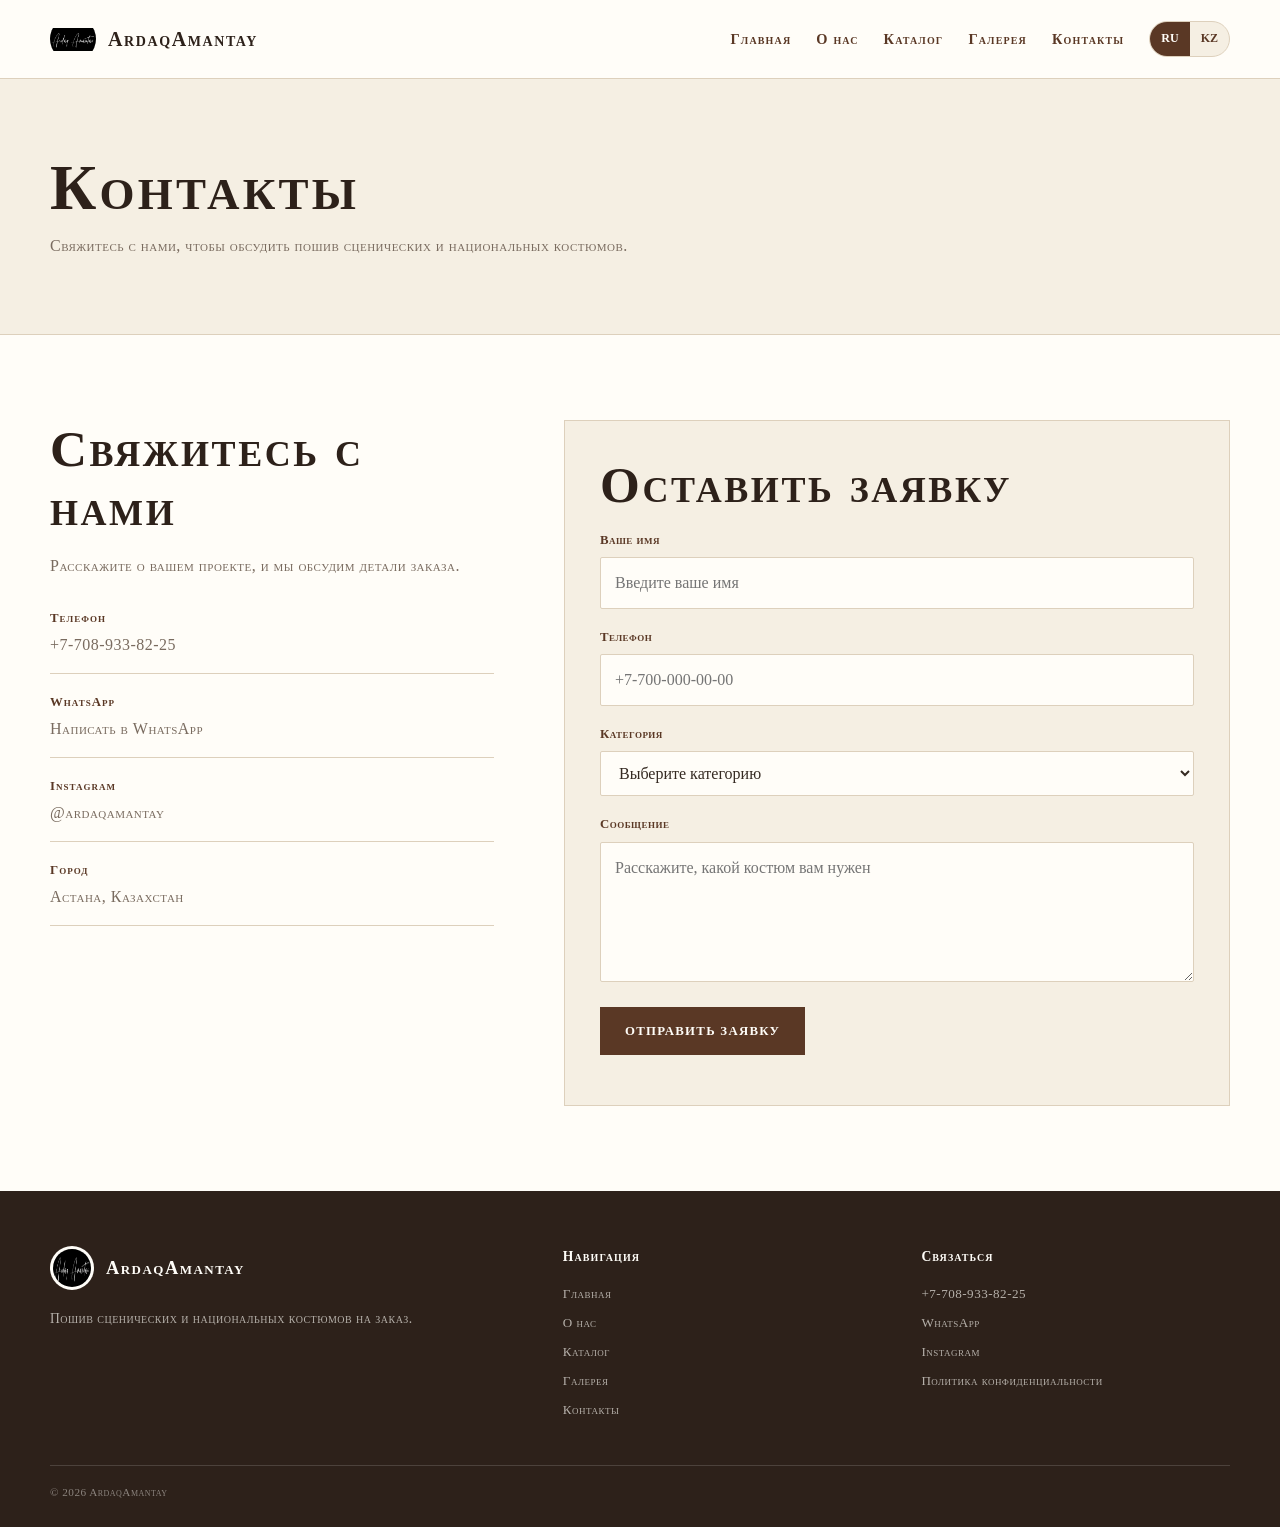
<file: contact.html>
<!DOCTYPE html>
<html lang="ru">
<head>
    <meta charset="UTF-8">
    <meta name="viewport" content="width=device-width, initial-scale=1.0">
    <title>Контакты - ArdaqAmantay</title>
    <link rel="stylesheet" href="style.css">
</head>
<body>

<header class="header">
    <div class="container header-inner">
        <a href="index.html" class="logo">
            <img src="images/logo.png" alt="ArdaqAmantay">
            <span>ArdaqAmantay</span>
        </a>

        <nav class="nav">
            <ul class="nav-menu">
                <li><a href="index.html" data-ru="Главная" data-kz="Басты бет">Главная</a></li>
                <li><a href="about.html" data-ru="О нас" data-kz="Біз туралы">О нас</a></li>
                <li><a href="catalog.html" data-ru="Каталог" data-kz="Каталог">Каталог</a></li>
                <li><a href="gallery.html" data-ru="Галерея" data-kz="Галерея">Галерея</a></li>
                <li><a href="contact.html" data-ru="Контакты" data-kz="Байланыс">Контакты</a></li>
            </ul>

            <div class="language-switcher">
                <button class="lang-btn active" data-lang="ru">RU</button>
                <button class="lang-btn" data-lang="kz">KZ</button>
            </div>

            <button class="menu-toggle" aria-label="Меню">☰</button>
        </nav>
    </div>
</header>

<main>

    <section class="page-header">
        <div class="container">
            <h1 data-ru="Контакты" data-kz="Байланыс">Контакты</h1>
            <p
                data-ru="Свяжитесь с нами, чтобы обсудить пошив сценических и национальных костюмов."
                data-kz="Сахналық және ұлттық костюмдерді тігу туралы сөйлесу үшін бізбен байланысыңыз."
            >
                Свяжитесь с нами, чтобы обсудить пошив сценических и национальных костюмов.
            </p>
        </div>
    </section>

    <section class="section">
        <div class="container contact-grid">

            <div class="contact-info">
                <h2
                    data-ru="Свяжитесь с нами"
                    data-kz="Бізбен байланысыңыз"
                >
                    Свяжитесь с нами
                </h2>

                <p
                    data-ru="Расскажите о вашем проекте, и мы обсудим детали заказа."
                    data-kz="Жобаңыз туралы айтып беріңіз, біз тапсырыстың мәліметтерін талқылаймыз."
                >
                    Расскажите о вашем проекте, и мы обсудим детали заказа.
                </p>

                <div class="contact-details">

                    <div class="contact-detail">
                        <strong
                            data-ru="Телефон"
                            data-kz="Телефон"
                        >
                            Телефон
                        </strong>

                        <a href="tel:+77089338225">
                            +7-708-933-82-25
                        </a>
                    </div>

                    <div class="contact-detail">
                        <strong
                            data-ru="WhatsApp"
                            data-kz="WhatsApp"
                        >
                            WhatsApp
                        </strong>

                        <a
                            href="https://wa.me/77089338225"
                            target="_blank"
                            rel="noopener"
                        >
                            Написать в WhatsApp
                        </a>
                    </div>

                    <div class="contact-detail">
                        <strong
                            data-ru="Instagram"
                            data-kz="Instagram"
                        >
                            Instagram
                        </strong>

                        <a
                            href="https://instagram.com/ardaqamantay"
                            target="_blank"
                            rel="noopener"
                        >
                            @ardaqamantay
                        </a>
                    </div>

                    <div class="contact-detail">
                        <strong
                            data-ru="Город"
                            data-kz="Қала"
                        >
                            Город
                        </strong>

                        <span
                            data-ru="Астана, Казахстан"
                            data-kz="Астана, Қазақстан"
                        >
                            Астана, Казахстан
                        </span>
                    </div>

                </div>
            </div>

            <div class="contact-form">

                <h2
                    data-ru="Оставить заявку"
                    data-kz="Өтінім қалдыру"
                >
                    Оставить заявку
                </h2>

                <form id="orderForm">

                    <div class="form-group">
                        <label
                            for="name"
                            data-ru="Ваше имя"
                            data-kz="Атыңыз"
                        >
                            Ваше имя
                        </label>

                        <input
                            type="text"
                            id="name"
                            name="name"
                            required
                            data-placeholder-ru="Введите ваше имя"
                            data-placeholder-kz="Атыңызды енгізіңіз"
                            placeholder="Введите ваше имя"
                        >
                    </div>

                    <div class="form-group">
                        <label
                            for="phone"
                            data-ru="Телефон"
                            data-kz="Телефон"
                        >
                            Телефон
                        </label>

                        <input
                            type="tel"
                            id="phone"
                            name="phone"
                            required
                            data-placeholder-ru="+7-700-000-00-00"
                            data-placeholder-kz="+7-700-000-00-00"
                            placeholder="+7-700-000-00-00"
                        >
                    </div>

                    <div class="form-group">
                        <label
                            for="category"
                            data-ru="Категория"
                            data-kz="Санат"
                        >
                            Категория
                        </label>

                        <select id="category" name="category" required>
                            <option
                                value=""
                                disabled
                                selected
                                data-ru="Выберите категорию"
                                data-kz="Санатты таңдаңыз"
                            >
                                Выберите категорию
                            </option>

                            <option
                                value="Сценический костюм"
                                data-ru="Сценический костюм"
                                data-kz="Сахналық костюм"
                            >
                                Сценический костюм
                            </option>

                            <option
                                value="Национальный костюм"
                                data-ru="Национальный костюм"
                                data-kz="Ұлттық костюм"
                            >
                                Национальный костюм
                            </option>

                            <option
                                value="Детский костюм"
                                data-ru="Детский костюм"
                                data-kz="Балалар костюмі"
                            >
                                Детский костюм
                            </option>

                            <option
                                value="Костюм для ансамбля"
                                data-ru="Костюм для ансамбля"
                                data-kz="Ансамбльге арналған костюм"
                            >
                                Костюм для ансамбля
                            </option>

                            <option
                                value="Другое"
                                data-ru="Другое"
                                data-kz="Басқа"
                            >
                                Другое
                            </option>
                        </select>
                    </div>

                    <div class="form-group">
                        <label
                            for="message"
                            data-ru="Сообщение"
                            data-kz="Хабарлама"
                        >
                            Сообщение
                        </label>

                        <textarea
                            id="message"
                            name="message"
                            required
                            data-placeholder-ru="Расскажите, какой костюм вам нужен"
                            data-placeholder-kz="Қандай костюм қажет екенін жазыңыз"
                            placeholder="Расскажите, какой костюм вам нужен"
                        ></textarea>
                    </div>

                    <button
                        type="submit"
                        class="btn btn-primary"
                        data-ru="Отправить заявку"
                        data-kz="Өтінім жіберу"
                    >
                        Отправить заявку
                    </button>

                    <div id="formMessage" class="form-message"></div>

                </form>

            </div>

        </div>
    </section>

</main>

<footer class="footer">
    <div class="container">

        <div class="footer-grid">

            <div>
                <div class="footer-logo">
                    <img src="images/logo.png" alt="ArdaqAmantay">
                    <span>ArdaqAmantay</span>
                </div>

                <p
                    class="footer-description"
                    data-ru="Пошив сценических и национальных костюмов на заказ."
                    data-kz="Сахналық және ұлттық костюмдерді тапсырыс бойынша тігу."
                >
                    Пошив сценических и национальных костюмов на заказ.
                </p>
            </div>

            <div>
                <h3
                    data-ru="Навигация"
                    data-kz="Навигация"
                >
                    Навигация
                </h3>

                <ul class="footer-links">
                    <li><a href="index.html" data-ru="Главная" data-kz="Басты бет">Главная</a></li>
                    <li><a href="about.html" data-ru="О нас" data-kz="Біз туралы">О нас</a></li>
                    <li><a href="catalog.html" data-ru="Каталог" data-kz="Каталог">Каталог</a></li>
                    <li><a href="gallery.html" data-ru="Галерея" data-kz="Галерея">Галерея</a></li>
                    <li><a href="contact.html" data-ru="Контакты" data-kz="Байланыс">Контакты</a></li>
                </ul>
            </div>

            <div>
                <h3
                    data-ru="Связаться"
                    data-kz="Байланысу"
                >
                    Связаться
                </h3>

                <ul class="footer-links">
                    <li>
                        <a href="tel:+77089338225">
                            +7-708-933-82-25
                        </a>
                    </li>

                    <li>
                        <a
                            href="https://wa.me/77089338225"
                            target="_blank"
                            rel="noopener"
                        >
                            WhatsApp
                        </a>
                    </li>

                    <li>
                        <a
                            href="https://instagram.com/ardaqamantay"
                            target="_blank"
                            rel="noopener"
                        >
                            Instagram
                        </a>
                    </li>
                    <li> <a href="privacy.html">Политика конфиденциальности</a> </li>
                </ul>
            </div>

        </div>

        <div class="footer-bottom">
            © 2026 ArdaqAmantay
        </div>

    </div>
</footer>

<script src="script.js"></script>

</body>
</html>
</file>
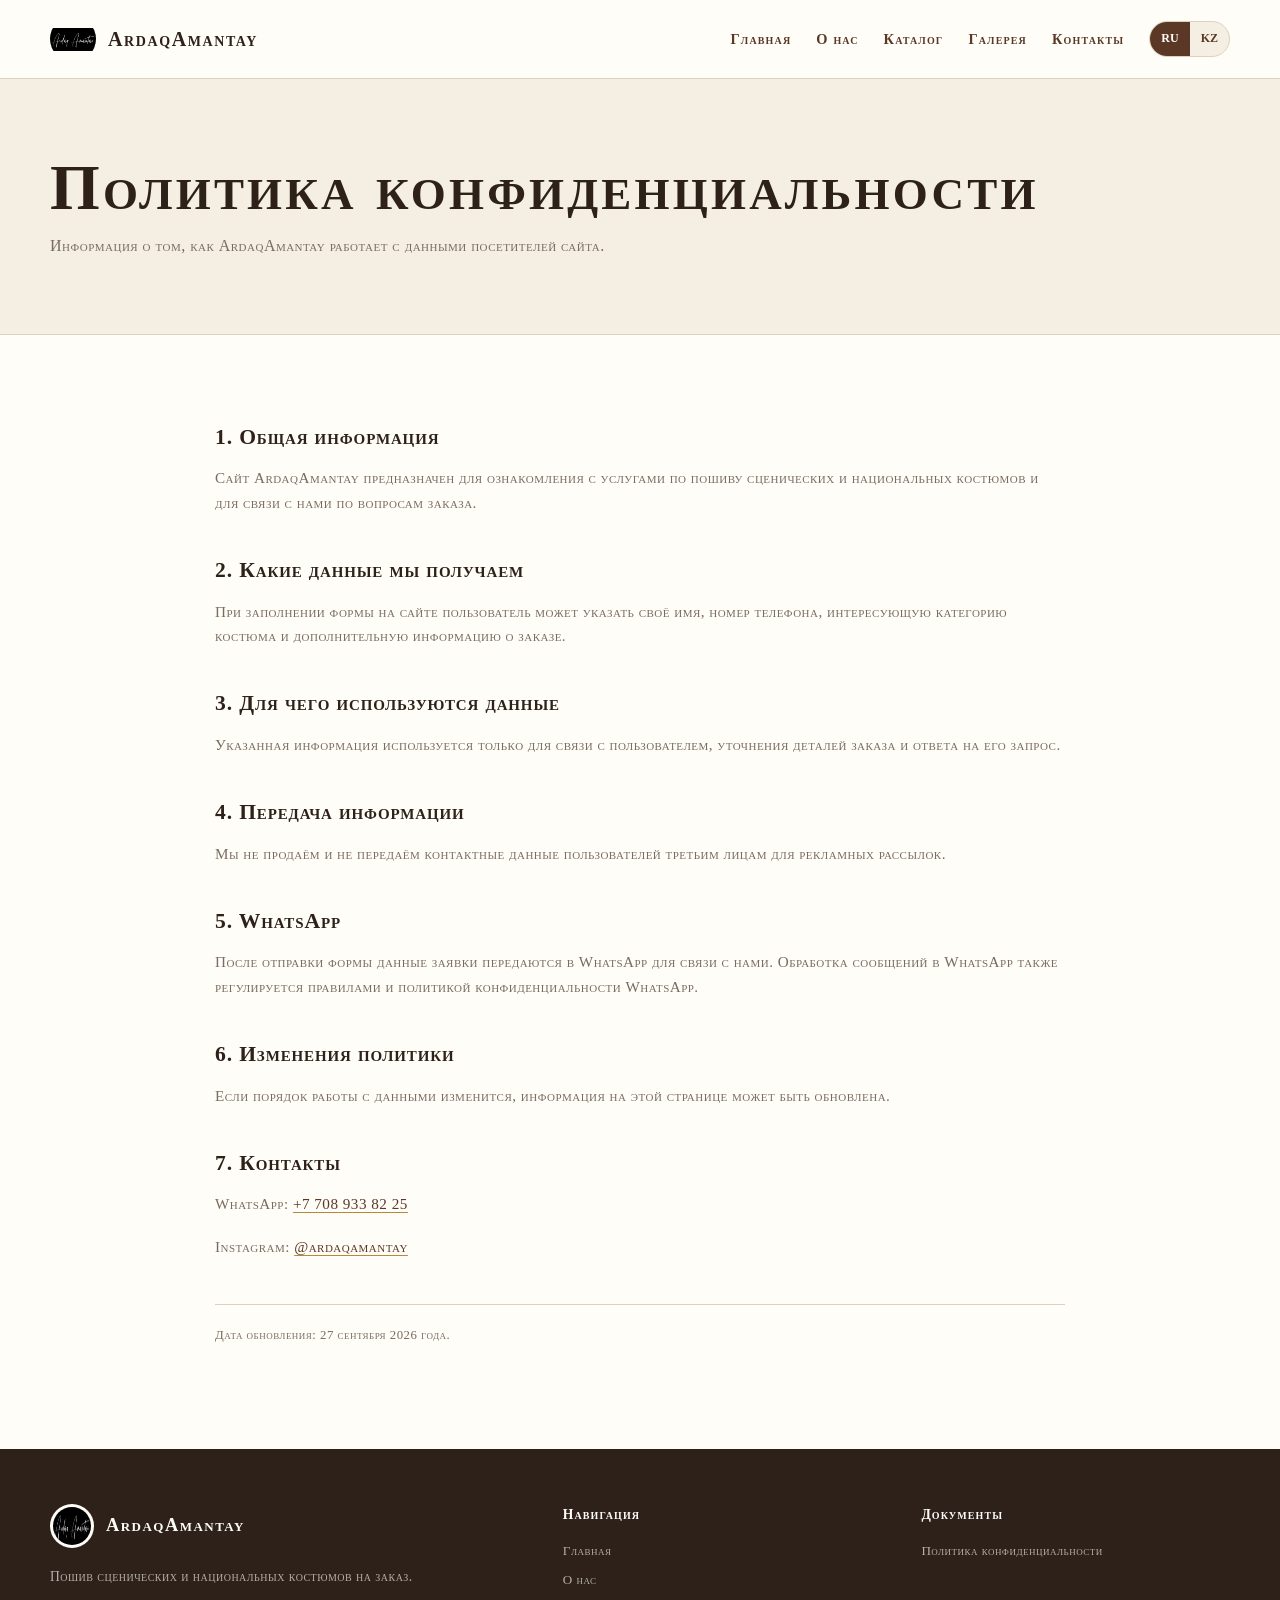
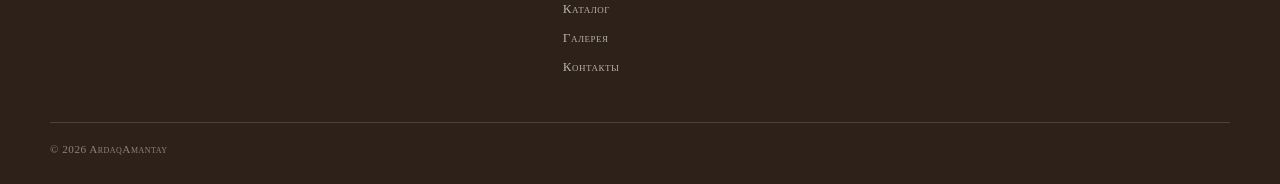
<file: privacy.html>
<!DOCTYPE html>
<html lang="ru">
<head>
    <meta charset="UTF-8">
    <meta name="viewport" content="width=device-width, initial-scale=1.0">
    <title>Политика конфиденциальности - ArdaqAmantay</title>
    <link rel="stylesheet" href="style.css">
</head>
<body>

<header class="header">
    <div class="container header-inner">
        <a href="index.html" class="logo">
            <img src="images/logo.png" alt="ArdaqAmantay">
            <span>ArdaqAmantay</span>
        </a>

        <nav class="nav">
            <ul class="nav-menu">
                <li><a href="index.html" data-ru="Главная" data-kz="Басты бет">Главная</a></li>
                <li><a href="about.html" data-ru="О нас" data-kz="Біз туралы">О нас</a></li>
                <li><a href="catalog.html" data-ru="Каталог" data-kz="Каталог">Каталог</a></li>
                <li><a href="gallery.html" data-ru="Галерея" data-kz="Галерея">Галерея</a></li>
                <li><a href="contact.html" data-ru="Контакты" data-kz="Байланыс">Контакты</a></li>
            </ul>

            <div class="language-switcher">
                <button class="lang-btn active" data-lang="ru">RU</button>
                <button class="lang-btn" data-lang="kz">KZ</button>
            </div>

            <button class="menu-toggle" aria-label="Меню">☰</button>
        </nav>
    </div>
</header>

<main>

    <section class="page-header">
        <div class="container">
            <h1 data-ru="Политика конфиденциальности" data-kz="Құпиялылық саясаты">
                Политика конфиденциальности
            </h1>

            <p
                data-ru="Информация о том, как ArdaqAmantay работает с данными посетителей сайта."
                data-kz="ArdaqAmantay сайты келушілерінің деректерімен қалай жұмыс істейтіні туралы ақпарат."
            >
                Информация о том, как ArdaqAmantay работает с данными посетителей сайта.
            </p>
        </div>
    </section>

    <section class="section">
        <div class="container">

            <div class="privacy-content">

                <h2
                    data-ru="1. Общая информация"
                    data-kz="1. Жалпы ақпарат"
                >
                    1. Общая информация
                </h2>

                <p
                    data-ru="Сайт ArdaqAmantay предназначен для ознакомления с услугами по пошиву сценических и национальных костюмов и для связи с нами по вопросам заказа."
                    data-kz="ArdaqAmantay сайты сахналық және ұлттық костюмдерді тігу қызметтерімен танысуға және тапсырыс бойынша бізбен байланысуға арналған."
                >
                    Сайт ArdaqAmantay предназначен для ознакомления с услугами по пошиву сценических и национальных костюмов и для связи с нами по вопросам заказа.
                </p>

                <h2
                    data-ru="2. Какие данные мы получаем"
                    data-kz="2. Қандай деректер жиналады"
                >
                    2. Какие данные мы получаем
                </h2>

                <p
                    data-ru="При заполнении формы на сайте пользователь может указать своё имя, номер телефона, интересующую категорию костюма и дополнительную информацию о заказе."
                    data-kz="Сайттағы форманы толтыру кезінде пайдаланушы өз атын, телефон нөмірін, костюм санатын және тапсырыс туралы қосымша ақпаратты көрсете алады."
                >
                    При заполнении формы на сайте пользователь может указать своё имя, номер телефона, интересующую категорию костюма и дополнительную информацию о заказе.
                </p>

                <h2
                    data-ru="3. Для чего используются данные"
                    data-kz="3. Деректер не үшін пайдаланылады"
                >
                    3. Для чего используются данные
                </h2>

                <p
                    data-ru="Указанная информация используется только для связи с пользователем, уточнения деталей заказа и ответа на его запрос."
                    data-kz="Көрсетілген ақпарат пайдаланушымен байланысу, тапсырыс мәліметтерін нақтылау және сұранысқа жауап беру үшін ғана пайдаланылады."
                >
                    Указанная информация используется только для связи с пользователем, уточнения деталей заказа и ответа на его запрос.
                </p>

                <h2
                    data-ru="4. Передача информации"
                    data-kz="4. Ақпаратты беру"
                >
                    4. Передача информации
                </h2>

                <p
                    data-ru="Мы не продаём и не передаём контактные данные пользователей третьим лицам для рекламных рассылок."
                    data-kz="Біз пайдаланушылардың байланыс деректерін жарнамалық хабарламалар үшін үшінші тұлғаларға сатпаймыз және бермейміз."
                >
                    Мы не продаём и не передаём контактные данные пользователей третьим лицам для рекламных рассылок.
                </p>

                <h2
                    data-ru="5. WhatsApp"
                    data-kz="5. WhatsApp"
                >
                    5. WhatsApp
                </h2>

                <p
                    data-ru="После отправки формы данные заявки передаются в WhatsApp для связи с нами. Обработка сообщений в WhatsApp также регулируется правилами и политикой конфиденциальности WhatsApp."
                    data-kz="Форманы жібергеннен кейін өтінім деректері бізбен байланысу үшін WhatsApp қызметіне жіберіледі. WhatsApp-тағы хабарламаларды өңдеу WhatsApp ережелері мен құпиялылық саясатына сәйкес жүзеге асырылады."
                >
                    После отправки формы данные заявки передаются в WhatsApp для связи с нами. Обработка сообщений в WhatsApp также регулируется правилами и политикой конфиденциальности WhatsApp.
                </p>

                <h2
                    data-ru="6. Изменения политики"
                    data-kz="6. Саясаттағы өзгерістер"
                >
                    6. Изменения политики
                </h2>

                <p
                    data-ru="Если порядок работы с данными изменится, информация на этой странице может быть обновлена."
                    data-kz="Деректермен жұмыс істеу тәртібі өзгерген жағдайда осы беттегі ақпарат жаңартылуы мүмкін."
                >
                    Если порядок работы с данными изменится, информация на этой странице может быть обновлена.
                </p>

                <h2
                    data-ru="7. Контакты"
                    data-kz="7. Байланыс"
                >
                    7. Контакты
                </h2>

                <p>
                    WhatsApp:
                    <a href="https://wa.me/77089338225" target="_blank" rel="noopener">
                        +7 708 933 82 25
                    </a>
                </p>

                <p>
                    Instagram:
                    <a href="https://instagram.com/ardaqamantay" target="_blank" rel="noopener">
                        @ardaqamantay
                    </a>
                </p>

                <p
                    class="privacy-date"
                    data-ru="Дата обновления: 27 сентября 2026 года."
                    data-kz="Жаңартылған күні: 27 қыркүйек 2026 жыл."
                >
                    Дата обновления: 27 сентября 2026 года.
                </p>

            </div>

        </div>
    </section>

</main>

<footer class="footer">
    <div class="container">

        <div class="footer-grid">

            <div>
                <div class="footer-logo">
                    <img src="images/logo.png" alt="ArdaqAmantay">
                    <span>ArdaqAmantay</span>
                </div>

                <p class="footer-description">
                    Пошив сценических и национальных костюмов на заказ.
                </p>
            </div>

            <div>
                <h3>Навигация</h3>

                <ul class="footer-links">
                    <li><a href="index.html">Главная</a></li>
                    <li><a href="about.html">О нас</a></li>
                    <li><a href="catalog.html">Каталог</a></li>
                    <li><a href="gallery.html">Галерея</a></li>
                    <li><a href="contact.html">Контакты</a></li>
                </ul>
            </div>

            <div>
                <h3>Документы</h3>

                <ul class="footer-links">
                    <li>
                        <a href="privacy.html">
                            Политика конфиденциальности
                        </a>
                    </li>
                </ul>
            </div>

        </div>

        <div class="footer-bottom">
            © 2026 ArdaqAmantay
        </div>

    </div>
</footer>

<script src="script.js"></script>

</body>
</html>
</file>
<file: style.css>
:root {
    --brown: #5a3825;
    --brown-dark: #2d211a;
    --ochre: #b8873a;
    --cream: #f5efe3;
    --cream-dark: #e9deca;
    --white: #fffdf8;
    --text: #352a22;
    --muted: #796b5f;
    --border: #ddd0bc;
}

* {
    margin: 0;
    padding: 0;
    box-sizing: border-box;
}

html {
    scroll-behavior: smooth;
}

body {
    font-family: Georgia, "Times New Roman", serif;
    font-variant: small-caps;
    color: var(--text);
    background: var(--white);
    line-height: 1.6;
    letter-spacing: 0.03em;
}

img {
    display: block;
    max-width: 100%;
}

a {
    color: inherit;
    text-decoration: none;
}

button,
input,
select,
textarea {
    font: inherit;
}

.container {
    width: min(1180px, calc(100% - 40px));
    margin: 0 auto;
}

.header {
    position: sticky;
    top: 0;
    z-index: 1000;
    background: rgba(255, 253, 248, 0.96);
    border-bottom: 1px solid var(--border);
    backdrop-filter: blur(10px);
}

.header-inner {
    min-height: 78px;
    display: flex;
    align-items: center;
    justify-content: space-between;
    gap: 30px;
}

.logo {
    display: flex;
    align-items: center;
    gap: 12px;
    color: var(--brown-dark);
    font-size: 1.25rem;
    font-weight: 700;
    letter-spacing: 0.08em;
}

.logo img {
    width: 46px;
    height: 46px;
    object-fit: contain;
    border-radius: 50%;
}

.nav {
    display: flex;
    align-items: center;
    gap: 25px;
}

.nav-menu {
    display: flex;
    align-items: center;
    gap: 25px;
    list-style: none;
}

.nav-menu a {
    position: relative;
    color: var(--brown);
    font-size: 0.9rem;
    font-weight: 600;
    letter-spacing: 0.08em;
}

.nav-menu a::after {
    content: "";
    position: absolute;
    left: 0;
    bottom: -6px;
    width: 0;
    height: 2px;
    background: var(--ochre);
    transition: width 0.2s ease;
}

.nav-menu a:hover::after {
    width: 100%;
}

.language-switcher {
    display: flex;
    overflow: hidden;
    border: 1px solid var(--border);
    border-radius: 20px;
    background: var(--cream);
}

.lang-btn {
    border: 0;
    padding: 7px 11px;
    background: transparent;
    color: var(--brown);
    cursor: pointer;
    font-size: 0.75rem;
    font-weight: 700;
}

.lang-btn.active {
    background: var(--brown);
    color: var(--white);
}

.menu-toggle {
    display: none;
    border: 0;
    background: transparent;
    color: var(--brown);
    font-size: 1.6rem;
    cursor: pointer;
}

.hero {
    padding: 85px 0;
    background: var(--cream);
}

.hero-grid {
    display: grid;
    grid-template-columns: 1fr 1fr;
    align-items: center;
    gap: 65px;
}

.hero-content {
    max-width: 600px;
}

.hero h1 {
    margin-bottom: 24px;
    color: var(--brown-dark);
    font-size: clamp(2.8rem, 5vw, 5.3rem);
    line-height: 1.05;
    letter-spacing: 0.05em;
}

.hero p {
    margin-bottom: 32px;
    color: var(--muted);
    font-size: 1rem;
}

.hero-image {
    overflow: hidden;
}

.hero-image img {
    width: 100%;
    aspect-ratio: 4 / 5;
    object-fit: cover;
}

.btn {
    display: inline-flex;
    align-items: center;
    justify-content: center;
    min-height: 48px;
    padding: 12px 24px;
    border: 1px solid var(--brown);
    background: transparent;
    color: var(--brown);
    font-size: 0.8rem;
    font-weight: 700;
    letter-spacing: 0.1em;
    text-transform: uppercase;
    transition: 0.2s ease;
}

.btn:hover {
    background: var(--brown);
    color: var(--white);
}

.btn-primary {
    background: var(--brown);
    color: var(--white);
}

.section {
    padding: 85px 0;
}

.section-light {
    background: var(--cream);
}

.section-header {
    max-width: 650px;
    margin: 0 auto 45px;
    text-align: center;
}

.section-header h2,
.intro-content h2,
.about-content h2,
.contact-info h2,
.contact-form h2 {
    margin-bottom: 15px;
    color: var(--brown-dark);
    font-size: clamp(2rem, 4vw, 3.2rem);
    line-height: 1.15;
    letter-spacing: 0.05em;
}

.section-header p,
.intro-content p,
.about-content p,
.contact-info p {
    color: var(--muted);
}

.intro-grid,
.about-grid {
    display: grid;
    grid-template-columns: 1fr 1fr;
    align-items: center;
    gap: 65px;
}

.intro-image,
.about-image {
    overflow: hidden;
}

.intro-image img,
.about-image img {
    width: 100%;
    aspect-ratio: 4 / 5;
    object-fit: cover;
}

.intro-content p,
.about-content p {
    margin-bottom: 18px;
}

.categories-grid,
.products-grid,
.catalog-grid {
    display: grid;
    grid-template-columns: repeat(3, 1fr);
    gap: 24px;
}

.category-card,
.product-card,
.catalog-card {
    overflow: hidden;
    border: 1px solid var(--border);
    background: var(--white);
}

.category-card img,
.product-card img,
.catalog-card img {
    width: 100%;
    aspect-ratio: 4 / 5;
    object-fit: cover;
}

.category-card-content,
.product-content,
.catalog-card-content {
    padding: 22px;
}

.category-card h3,
.product-card h3,
.catalog-card h3,
.process-item h3,
.value h3 {
    margin-bottom: 8px;
    color: var(--brown);
    font-size: 1.15rem;
    letter-spacing: 0.06em;
}

.category-card p,
.product-card p,
.catalog-card p,
.process-item p,
.value p {
    color: var(--muted);
    font-size: 0.9rem;
}

.process-grid {
    display: grid;
    grid-template-columns: repeat(3, 1fr);
    gap: 35px;
}

.process-item {
    position: relative;
    padding-top: 55px;
}

.process-number {
    position: absolute;
    top: 0;
    left: 0;
    color: var(--ochre);
    font-size: 1.8rem;
    font-weight: 700;
}

.page-header {
    padding: 75px 0;
    background: var(--cream);
    border-bottom: 1px solid var(--border);
}

.page-header h1 {
    margin-bottom: 12px;
    color: var(--brown-dark);
    font-size: clamp(2.6rem, 5vw, 4.5rem);
    line-height: 1.05;
    letter-spacing: 0.05em;
}

.page-header p {
    max-width: 650px;
    color: var(--muted);
}

.stats {
    display: grid;
    grid-template-columns: repeat(3, 1fr);
    gap: 15px;
    margin-top: 35px;
}

.stat {
    padding: 20px;
    border-top: 2px solid var(--ochre);
    background: var(--cream);
}

.stat strong {
    display: block;
    color: var(--brown);
    font-size: 1.5rem;
}

.stat span {
    color: var(--muted);
    font-size: 0.75rem;
}

.values-grid {
    display: grid;
    grid-template-columns: repeat(3, 1fr);
    gap: 24px;
}

.value {
    padding: 28px;
    border: 1px solid var(--border);
    background: var(--white);
}

.filters {
    display: flex;
    flex-wrap: wrap;
    gap: 10px;
    margin-bottom: 35px;
}

.filter {
    padding: 9px 17px;
    border: 1px solid var(--border);
    border-radius: 30px;
    background: var(--white);
    color: var(--brown);
    cursor: pointer;
    font-size: 0.8rem;
    font-weight: 700;
}

.filter.active,
.filter:hover {
    border-color: var(--brown);
    background: var(--brown);
    color: var(--white);
}

.catalog-card.hide {
    display: none;
}

.gallery-grid {
    display: grid;
    grid-template-columns: repeat(3, 1fr);
    gap: 15px;
}

.gallery-grid img {
    width: 100%;
    height: 390px;
    object-fit: cover;
}

.contact-grid {
    display: grid;
    grid-template-columns: 0.8fr 1.2fr;
    gap: 70px;
    align-items: start;
}

.contact-details {
    display: grid;
    gap: 18px;
    margin-top: 30px;
}

.contact-detail {
    display: flex;
    flex-direction: column;
    gap: 3px;
    padding-bottom: 16px;
    border-bottom: 1px solid var(--border);
}

.contact-detail strong {
    color: var(--brown);
    font-size: 0.8rem;
    letter-spacing: 0.08em;
}

.contact-detail span,
.contact-detail a {
    color: var(--muted);
}

.contact-detail a:hover {
    color: var(--ochre);
}

.contact-form {
    padding: 35px;
    background: var(--cream);
    border: 1px solid var(--border);
}

.form-group {
    margin-bottom: 18px;
}

.form-group label {
    display: block;
    margin-bottom: 7px;
    color: var(--brown);
    font-size: 0.8rem;
    font-weight: 700;
}

.form-group input,
.form-group select,
.form-group textarea {
    width: 100%;
    padding: 12px 14px;
    border: 1px solid var(--border);
    border-radius: 2px;
    outline: none;
    background: var(--white);
    color: var(--text);
    font-family: Georgia, "Times New Roman", serif;
    font-variant: normal;
}

.form-group input:focus,
.form-group select:focus,
.form-group textarea:focus {
    border-color: var(--ochre);
}

.form-group textarea {
    min-height: 140px;
    resize: vertical;
}

.form-message {
    margin-top: 15px;
    color: var(--brown);
    font-size: 0.85rem;
    font-weight: 700;
}

.cta {
    padding: 65px 0;
    background: var(--brown);
    color: var(--white);
}

.cta-inner {
    display: flex;
    align-items: center;
    justify-content: space-between;
    gap: 30px;
}

.cta h2 {
    margin-bottom: 7px;
    font-size: clamp(1.8rem, 4vw, 3rem);
    letter-spacing: 0.05em;
}

.cta p {
    opacity: 0.8;
}

.cta .btn {
    border-color: var(--white);
    color: var(--white);
}

.cta .btn:hover {
    background: var(--white);
    color: var(--brown);
}

.footer {
    padding: 55px 0 25px;
    background: var(--brown-dark);
    color: var(--white);
}

.footer-grid {
    display: grid;
    grid-template-columns: 1.5fr 1fr 1fr;
    gap: 50px;
}

.footer-logo {
    display: flex;
    align-items: center;
    gap: 12px;
    margin-bottom: 18px;
    font-size: 1.15rem;
    font-weight: 700;
    letter-spacing: 0.08em;
}

.footer-logo img {
    width: 44px;
    height: 44px;
    padding: 3px;
    border-radius: 50%;
    background: var(--white);
}

.footer-description {
    max-width: 380px;
    color: rgba(255, 253, 248, 0.65);
    font-size: 0.85rem;
}

.footer h3 {
    margin-bottom: 15px;
    font-size: 0.85rem;
    letter-spacing: 0.08em;
}

.footer-links {
    display: grid;
    gap: 8px;
    list-style: none;
    color: rgba(255, 253, 248, 0.65);
    font-size: 0.82rem;
}

.footer-links a:hover {
    color: var(--white);
}

.footer-bottom {
    margin-top: 45px;
    padding-top: 18px;
    border-top: 1px solid rgba(255, 255, 255, 0.15);
    color: rgba(255, 253, 248, 0.45);
    font-size: 0.7rem;
}

@media (max-width: 900px) {
    .header-inner {
        min-height: 70px;
    }

    .nav-menu {
        position: fixed;
        top: 70px;
        left: 0;
        right: 0;
        display: none;
        flex-direction: column;
        align-items: stretch;
        gap: 0;
        padding: 10px 20px 20px;
        background: var(--white);
        border-bottom: 1px solid var(--border);
    }

    .nav-menu.open {
        display: flex;
    }

    .nav-menu li {
        border-bottom: 1px solid var(--border);
    }

    .nav-menu a {
        display: block;
        padding: 14px 5px;
    }

    .nav-menu a::after {
        display: none;
    }

    .menu-toggle {
        display: block;
    }

    .hero-grid,
    .intro-grid,
    .about-grid,
    .contact-grid {
        grid-template-columns: 1fr;
        gap: 40px;
    }

    .categories-grid,
    .products-grid,
    .catalog-grid,
    .process-grid,
    .values-grid {
        grid-template-columns: repeat(2, 1fr);
    }

    .gallery-grid {
        grid-template-columns: repeat(2, 1fr);
    }

    .footer-grid {
        grid-template-columns: 1fr 1fr;
    }

    .footer-grid > div:first-child {
        grid-column: 1 / -1;
    }
}

@media (max-width: 600px) {
    .container {
        width: calc(100% - 28px);
    }

    .logo {
        font-size: 0.9rem;
    }

    .logo img {
        width: 40px;
        height: 40px;
    }

    .hero {
        padding: 50px 0;
    }

    .hero h1 {
        font-size: 2.5rem;
    }

    .section {
        padding: 60px 0;
    }

    .section-header h2,
    .intro-content h2,
    .about-content h2,
    .contact-info h2,
    .contact-form h2 {
        font-size: 2rem;
    }

    .categories-grid,
    .products-grid,
    .catalog-grid,
    .process-grid,
    .values-grid,
    .gallery-grid,
    .stats {
        grid-template-columns: 1fr;
    }

    .gallery-grid img {
        height: auto;
        aspect-ratio: 4 / 5;
    }

    .page-header {
        padding: 55px 0;
    }

    .page-header h1 {
        font-size: 2.6rem;
    }

    .contact-form {
        padding: 22px;
    }

    .cta-inner {
        align-items: flex-start;
        flex-direction: column;
    }

    .cta .btn {
        width: 100%;
    }

    .footer-grid {
        grid-template-columns: 1fr;
        gap: 35px;
    }

    .footer-grid > div:first-child {
        grid-column: auto;
    }
}

.privacy-content {
    max-width: 850px;
    margin: 0 auto;
}

.privacy-content h2 {
    margin-top: 38px;
    margin-bottom: 12px;
    color: var(--brown-dark);
    font-size: 1.35rem;
    letter-spacing: 0.04em;
}

.privacy-content h2:first-child {
    margin-top: 0;
}

.privacy-content p {
    margin-bottom: 18px;
    color: var(--muted);
    font-size: 0.95rem;
}

.privacy-content a {
    color: var(--brown);
    text-decoration: underline;
    text-decoration-color: var(--ochre);
    text-underline-offset: 3px;
}

.privacy-content a:hover {
    color: var(--ochre);
}

.privacy-date {
    margin-top: 45px;
    padding-top: 20px;
    border-top: 1px solid var(--border);
    font-size: 0.8rem !important;
}
</file>
